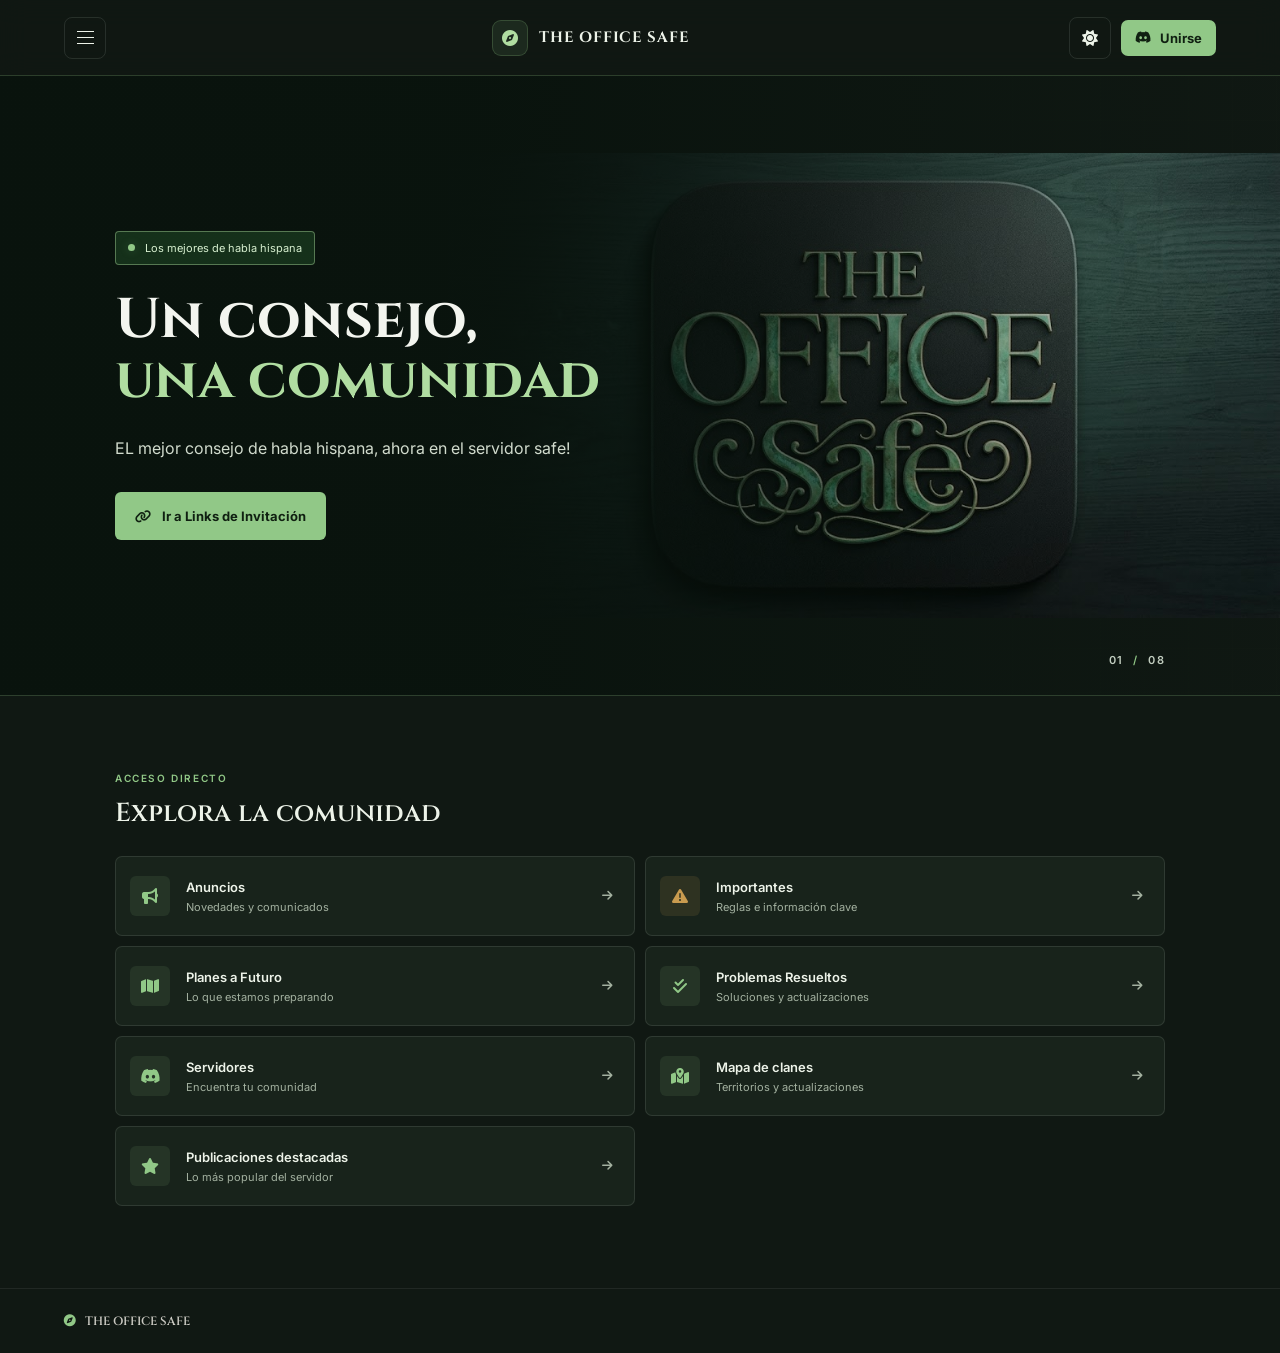
<file: index.html>
<!DOCTYPE html>
<html lang="es">
<head>
  <meta charset="UTF-8">
  <meta name="viewport" content="width=device-width, initial-scale=1.0">
  <meta name="theme-color" content="#101112">
  <title>The Office Safe | Inicio</title>
  <link rel="preconnect" href="https://fonts.googleapis.com">
  <link rel="preconnect" href="https://fonts.gstatic.com" crossorigin>
  <link href="https://fonts.googleapis.com/css2?family=Cinzel:wght@500;600;700;800&family=Inter:wght@300;400;500;600;700&display=swap" rel="stylesheet">
  <link rel="stylesheet" href="https://cdnjs.cloudflare.com/ajax/libs/font-awesome/6.4.0/css/all.min.css">
  <link rel="stylesheet" href="css/base.css">
  <link rel="stylesheet" href="css/home.css">
  <script src="js/menu.js" defer></script>
  <script src="js/home.js" defer></script>
</head>
<body>
  <header class="topbar">
    <button class="menu-toggle" type="button" aria-label="Abrir menú" aria-controls="site-menu" aria-expanded="false">
      <span></span><span></span><span></span>
    </button>
    <a class="brand" href="index.html" aria-label="The Office Safe, inicio">
      <span class="brand-mark"><i class="fa-solid fa-shield-halved" aria-hidden="true"></i></span>
      <span class="brand-name">THE OFFICE SAFE</span>
    </a>
    <a class="topbar-action" href="pages/servidores.html"><i class="fa-brands fa-discord" aria-hidden="true"></i><span>Unirse</span></a>
  </header>

  <div class="menu-backdrop" data-menu-close></div>
  <aside class="side-menu" id="site-menu" aria-label="Navegación principal" aria-hidden="true">
    <div class="menu-heading"><span>Explorar</span><span class="menu-kicker">THE OFFICE SAFE</span></div>
    <nav class="menu-links">
      <a class="menu-link is-active" href="index.html" aria-current="page"><i class="fa-solid fa-house" aria-hidden="true"></i><span>Inicio</span></a>
      <a class="menu-link" href="pages/anuncios.html"><i class="fa-solid fa-bullhorn" aria-hidden="true"></i><span>Anuncios</span></a>
      <a class="menu-link" href="pages/importantes.html"><i class="fa-solid fa-triangle-exclamation" aria-hidden="true"></i><span>Importantes</span></a>
      <a class="menu-link" href="pages/planes.html"><i class="fa-solid fa-map" aria-hidden="true"></i><span>Planes a Futuro</span></a>
      <a class="menu-link" href="pages/resueltos.html"><i class="fa-solid fa-check-double" aria-hidden="true"></i><span>Problemas Resueltos</span></a>
      <a class="menu-link" href="pages/servidores.html"><i class="fa-brands fa-discord" aria-hidden="true"></i><span>Servidores</span></a>
    </nav>
  </aside>

  <main class="home-main">
    <section class="hero">
      <div class="hero-backdrop hero-backdrop-dark" aria-hidden="true"></div>
      <div class="hero-backdrop hero-backdrop-light" aria-hidden="true"></div>
      <div class="hero-content">
        <div class="eyebrow"><span class="status-dot"></span> Los mejores de habla hispana </div>
        <h1>Un consejo,<br><span>una comunidad</span></h1>
        <p>EL mejor consejo de habla hispana, ahora en el servidor safe!</p>
        <a class="button button-gold" href="pages/servidores.html"><i class="fa-solid fa-link" aria-hidden="true"></i> Ir a Links de Invitación</a>
      </div>
      <div class="hero-index" aria-hidden="true">01 <span>/</span> 08</div>
    </section>
    <section class="home-sections" aria-labelledby="sections-title">
      <div class="section-heading"><span class="section-kicker">ACCESO DIRECTO</span><h2 id="sections-title">Explora la comunidad</h2></div>
      <div class="section-grid">
        <a class="section-tile" href="pages/anuncios.html"><span class="tile-icon"><i class="fa-solid fa-bullhorn" aria-hidden="true"></i></span><span><strong>Anuncios</strong><small>Novedades y comunicados</small></span><i class="fa-solid fa-arrow-right tile-arrow" aria-hidden="true"></i></a>
        <a class="section-tile" href="pages/importantes.html"><span class="tile-icon tile-amber"><i class="fa-solid fa-triangle-exclamation" aria-hidden="true"></i></span><span><strong>Importantes</strong><small>Reglas e información clave</small></span><i class="fa-solid fa-arrow-right tile-arrow" aria-hidden="true"></i></a>
        <a class="section-tile" href="pages/planes.html"><span class="tile-icon"><i class="fa-solid fa-map" aria-hidden="true"></i></span><span><strong>Planes a Futuro</strong><small>Lo que estamos preparando</small></span><i class="fa-solid fa-arrow-right tile-arrow" aria-hidden="true"></i></a>
        <a class="section-tile" href="pages/resueltos.html"><span class="tile-icon tile-green"><i class="fa-solid fa-check-double" aria-hidden="true"></i></span><span><strong>Problemas Resueltos</strong><small>Soluciones y actualizaciones</small></span><i class="fa-solid fa-arrow-right tile-arrow" aria-hidden="true"></i></a>
        <a class="section-tile" href="pages/servidores.html"><span class="tile-icon"><i class="fa-brands fa-discord" aria-hidden="true"></i></span><span><strong>Servidores</strong><small>Encuentra tu comunidad</small></span><i class="fa-solid fa-arrow-right tile-arrow" aria-hidden="true"></i></a>
        <a class="section-tile" href="pages/mapa.html"><span class="tile-icon tile-green"><i class="fa-solid fa-map-location-dot" aria-hidden="true"></i></span><span><strong>Mapa de clanes</strong><small>Territorios y actualizaciones</small></span><i class="fa-solid fa-arrow-right tile-arrow" aria-hidden="true"></i></a>
        <a class="section-tile" href="pages/publicaciones.html"><span class="tile-icon tile-green"><i class="fa-solid fa-star" aria-hidden="true"></i></span><span><strong>Publicaciones destacadas</strong><small>Lo más popular del servidor</small></span><i class="fa-solid fa-arrow-right tile-arrow" aria-hidden="true"></i></a>
      </div>
    </section>
  </main>
  <footer class="site-footer"><span><i class="fa-solid fa-shield-halved" aria-hidden="true"></i> THE OFFICE SAFE</span></footer>
</body>
</html>
</file>
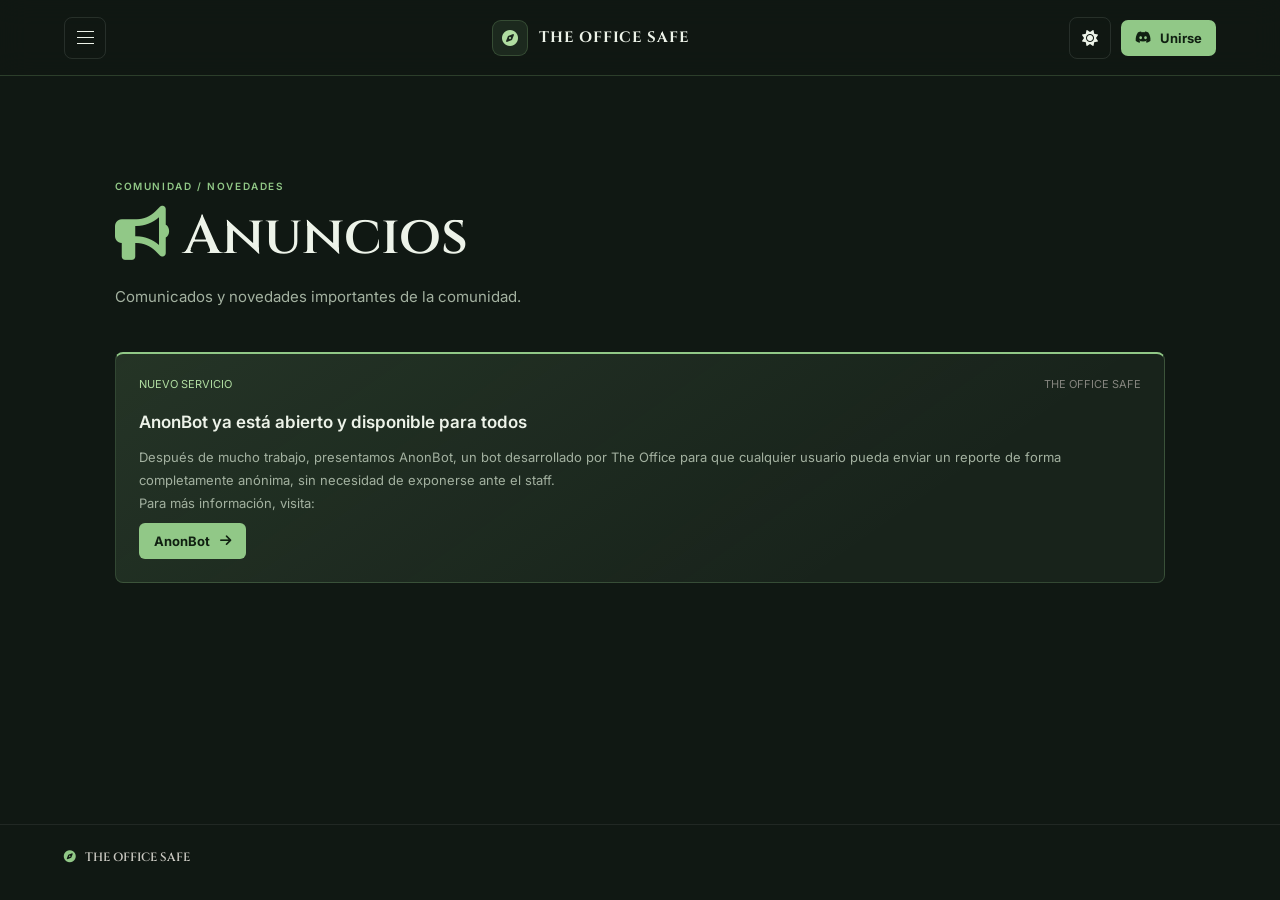
<file: pages/anuncios.html>
<!DOCTYPE html>
<html lang="es">
<head>
  <meta charset="UTF-8"><meta name="viewport" content="width=device-width, initial-scale=1.0"><meta name="theme-color" content="#101112">
  <title>Anuncios | The Office Safe</title>
  <link rel="preconnect" href="https://fonts.googleapis.com"><link rel="preconnect" href="https://fonts.gstatic.com" crossorigin>
  <link href="https://fonts.googleapis.com/css2?family=Cinzel:wght@500;600;700;800&family=Inter:wght@300;400;500;600;700&display=swap" rel="stylesheet">
  <link rel="stylesheet" href="https://cdnjs.cloudflare.com/ajax/libs/font-awesome/6.4.0/css/all.min.css"><link rel="stylesheet" href="../css/base.css"><link rel="stylesheet" href="../css/anuncios.css">
  <script src="../js/menu.js" defer></script><script src="../js/anuncios.js" defer></script>
</head>
<body>
  <header class="topbar"><button class="menu-toggle" type="button" aria-label="Abrir menú" aria-controls="site-menu" aria-expanded="false"><span></span><span></span><span></span></button><a class="brand" href="../index.html" aria-label="The Office Safe, inicio"><span class="brand-mark"><i class="fa-solid fa-shield-halved" aria-hidden="true"></i></span><span class="brand-name">THE OFFICE SAFE</span></a><a class="topbar-action" href="servidores.html"><i class="fa-brands fa-discord" aria-hidden="true"></i><span>Unirse</span></a></header>
  <div class="menu-backdrop" data-menu-close></div>
  <aside class="side-menu" id="site-menu" aria-label="Navegación principal" aria-hidden="true"><div class="menu-heading"><span>Explorar</span><span class="menu-kicker">THE OFFICE SAFE</span></div><nav class="menu-links"><a class="menu-link" href="../index.html"><i class="fa-solid fa-house" aria-hidden="true"></i><span>Inicio</span></a><a class="menu-link" href="anuncios.html"><i class="fa-solid fa-bullhorn" aria-hidden="true"></i><span>Anuncios</span></a><a class="menu-link" href="importantes.html"><i class="fa-solid fa-triangle-exclamation" aria-hidden="true"></i><span>Importantes</span></a><a class="menu-link" href="planes.html"><i class="fa-solid fa-map" aria-hidden="true"></i><span>Planes a Futuro</span></a><a class="menu-link" href="resueltos.html"><i class="fa-solid fa-check-double" aria-hidden="true"></i><span>Problemas Resueltos</span></a><a class="menu-link" href="servidores.html"><i class="fa-brands fa-discord" aria-hidden="true"></i><span>Servidores</span></a></nav><div class="menu-footer"><i class="fa-solid fa-lock" aria-hidden="true"></i> Comunidad segura</div></aside>
  <main class="page-main page-anuncios"><div class="page-heading"><span class="section-kicker">COMUNIDAD / NOVEDADES</span><h1><i class="fa-solid fa-bullhorn" aria-hidden="true"></i> Anuncios</h1><p>Comunicados y novedades importantes de la comunidad.</p></div>
    <article class="info-card announcement-card"><div class="card-meta"><span class="card-tag">NUEVO SERVICIO</span><span>THE OFFICE SAFE</span></div><h2>AnonBot ya está abierto y disponible para todos</h2><p>Después de mucho trabajo, presentamos AnonBot, un bot desarrollado por The Office para que cualquier usuario pueda enviar un reporte de forma completamente anónima, sin necesidad de exponerse ante el staff.</p><p>Para más información, visita:</p><a class="announcement-link" href="anonbot.html">AnonBot <i class="fa-solid fa-arrow-right" aria-hidden="true"></i></a></article>
  </main><footer class="site-footer"><span><i class="fa-solid fa-shield-halved" aria-hidden="true"></i> THE OFFICE SAFE</span></footer>
</body></html>
</file>
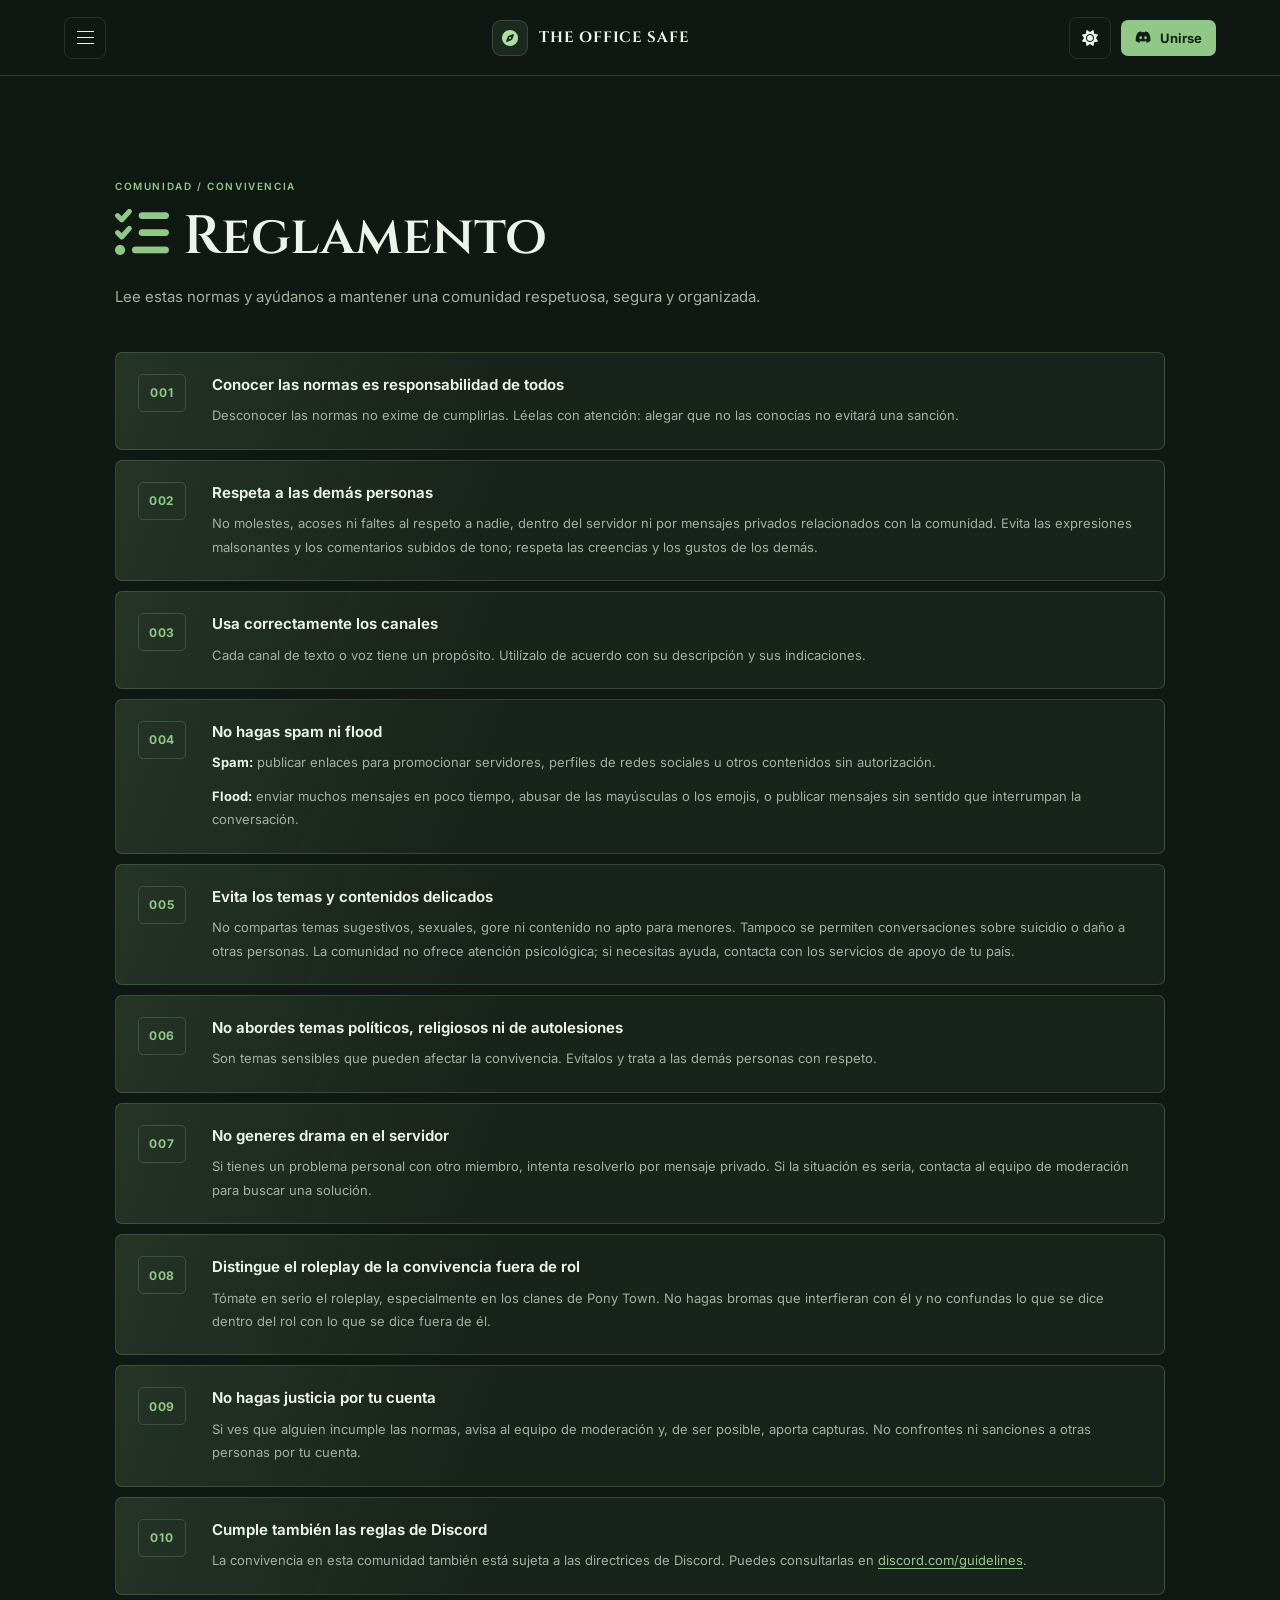
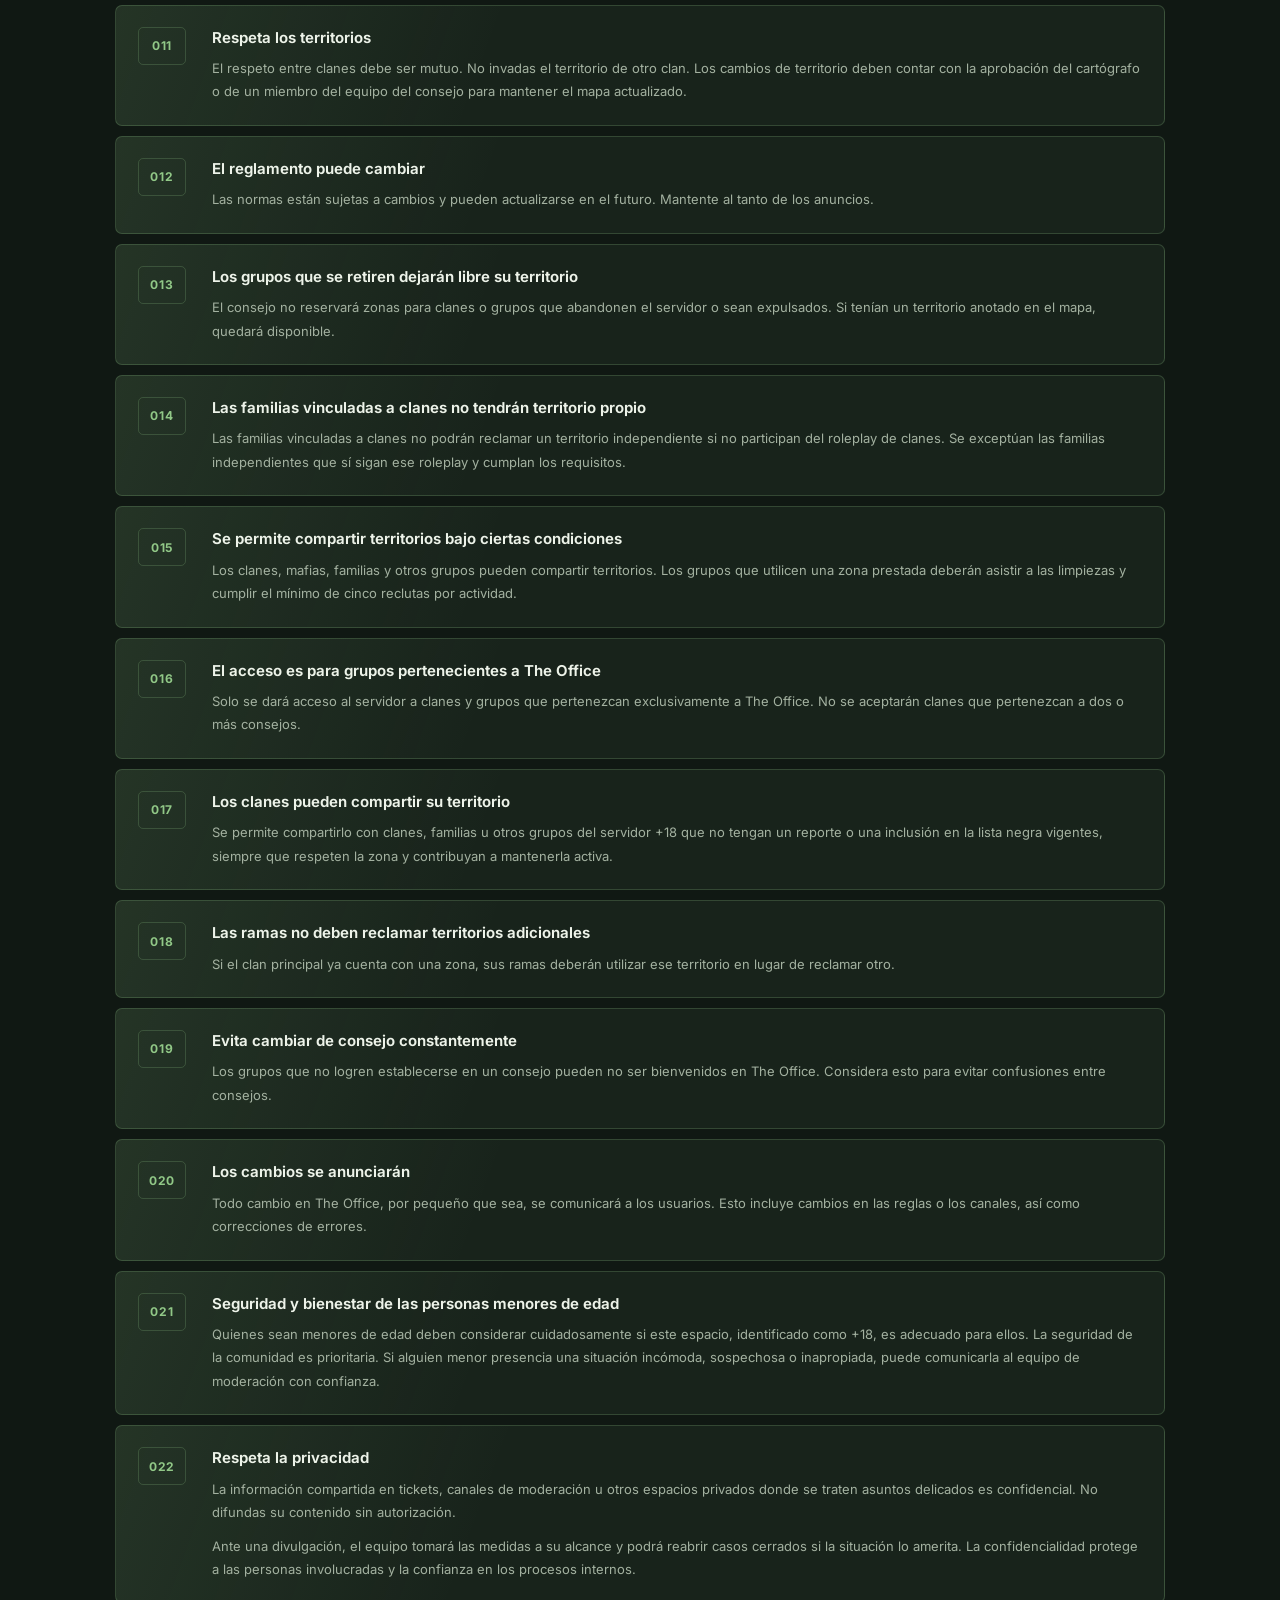
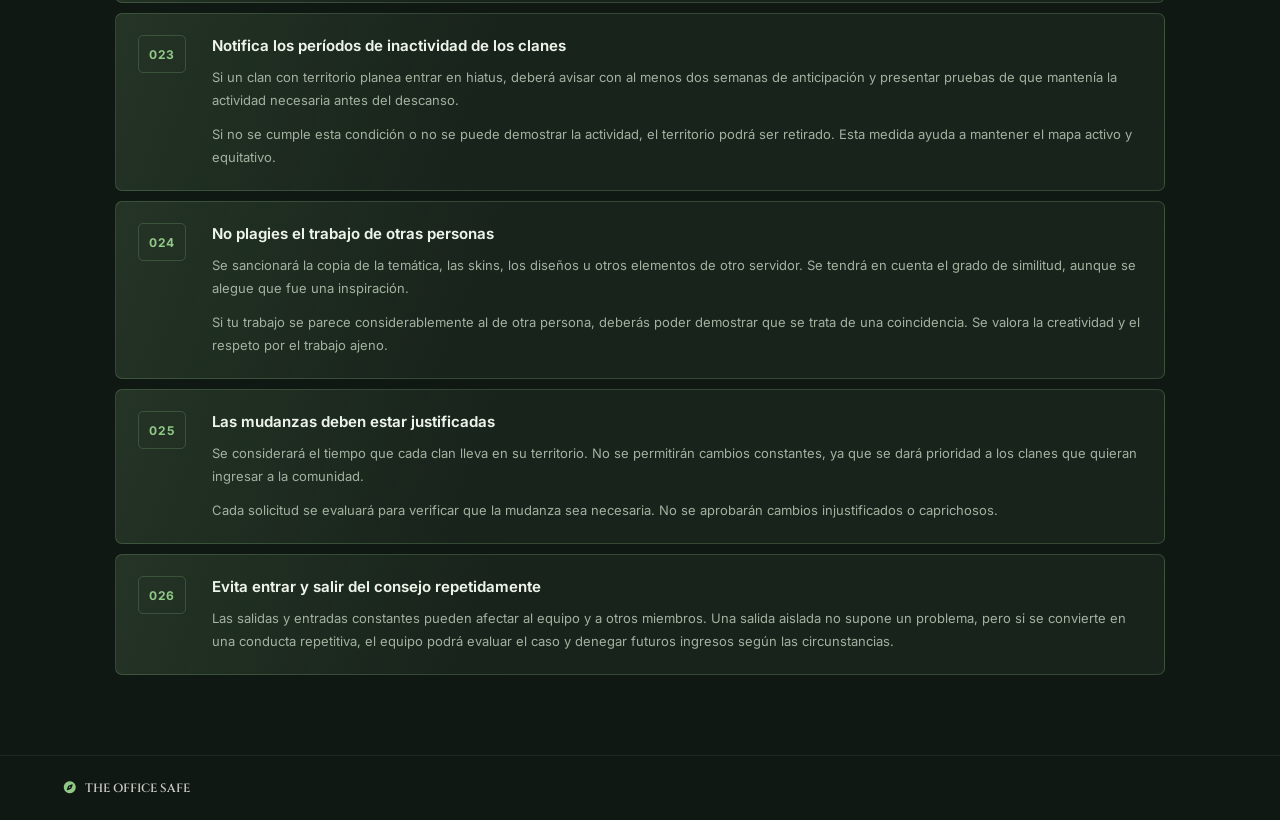
<file: pages/importantes.html>
<!DOCTYPE html>
<html lang="es">
<head>
  <meta charset="UTF-8"><meta name="viewport" content="width=device-width, initial-scale=1.0"><meta name="theme-color" content="#101112">
  <title>Importantes | The Office Safe</title>
  <link rel="preconnect" href="https://fonts.googleapis.com"><link rel="preconnect" href="https://fonts.gstatic.com" crossorigin>
  <link href="https://fonts.googleapis.com/css2?family=Cinzel:wght@500;600;700;800&family=Inter:wght@300;400;500;600;700&display=swap" rel="stylesheet">
  <link rel="stylesheet" href="https://cdnjs.cloudflare.com/ajax/libs/font-awesome/6.4.0/css/all.min.css"><link rel="stylesheet" href="../css/base.css"><link rel="stylesheet" href="../css/importantes.css">
  <script src="../js/menu.js" defer></script><script src="../js/importantes.js" defer></script>
</head>
<body>
  <header class="topbar"><button class="menu-toggle" type="button" aria-label="Abrir menú" aria-controls="site-menu" aria-expanded="false"><span></span><span></span><span></span></button><a class="brand" href="../index.html" aria-label="The Office Safe, inicio"><span class="brand-mark"><i class="fa-solid fa-shield-halved" aria-hidden="true"></i></span><span class="brand-name">THE OFFICE SAFE</span></a><a class="topbar-action" href="servidores.html"><i class="fa-brands fa-discord" aria-hidden="true"></i><span>Unirse</span></a></header>
  <div class="menu-backdrop" data-menu-close></div>
  <aside class="side-menu" id="site-menu" aria-label="Navegación principal" aria-hidden="true"><div class="menu-heading"><span>Explorar</span><span class="menu-kicker">THE OFFICE SAFE</span></div><nav class="menu-links"><a class="menu-link" href="../index.html"><i class="fa-solid fa-house" aria-hidden="true"></i><span>Inicio</span></a><a class="menu-link" href="anuncios.html"><i class="fa-solid fa-bullhorn" aria-hidden="true"></i><span>Anuncios</span></a><a class="menu-link" href="importantes.html"><i class="fa-solid fa-triangle-exclamation" aria-hidden="true"></i><span>Importantes</span></a><a class="menu-link" href="planes.html"><i class="fa-solid fa-map" aria-hidden="true"></i><span>Planes a Futuro</span></a><a class="menu-link" href="resueltos.html"><i class="fa-solid fa-check-double" aria-hidden="true"></i><span>Problemas Resueltos</span></a><a class="menu-link" href="servidores.html"><i class="fa-brands fa-discord" aria-hidden="true"></i><span>Servidores</span></a></nav><div class="menu-footer"><i class="fa-solid fa-lock" aria-hidden="true"></i> Comunidad segura</div></aside>
  <main class="page-main page-importantes">
    <div class="page-heading"><span class="section-kicker">COMUNIDAD / CONVIVENCIA</span><h1><i class="fa-solid fa-shield-halved" aria-hidden="true"></i> Reglamento</h1><p>Lee estas normas y ayúdanos a mantener una comunidad respetuosa, segura y organizada.</p></div>
    <div class="rules-list">
      <article class="rule-card"><span class="rule-number">001</span><div><h2>Conocer las normas es responsabilidad de todos</h2><p>Desconocer las normas no exime de cumplirlas. Léelas con atención: alegar que no las conocías no evitará una sanción.</p></div></article>
      <article class="rule-card"><span class="rule-number">002</span><div><h2>Respeta a las demás personas</h2><p>No molestes, acoses ni faltes al respeto a nadie, dentro del servidor ni por mensajes privados relacionados con la comunidad. Evita las expresiones malsonantes y los comentarios subidos de tono; respeta las creencias y los gustos de los demás.</p></div></article>
      <article class="rule-card"><span class="rule-number">003</span><div><h2>Usa correctamente los canales</h2><p>Cada canal de texto o voz tiene un propósito. Utilízalo de acuerdo con su descripción y sus indicaciones.</p></div></article>
      <article class="rule-card"><span class="rule-number">004</span><div><h2>No hagas spam ni flood</h2><p><strong>Spam:</strong> publicar enlaces para promocionar servidores, perfiles de redes sociales u otros contenidos sin autorización.</p><p><strong>Flood:</strong> enviar muchos mensajes en poco tiempo, abusar de las mayúsculas o los emojis, o publicar mensajes sin sentido que interrumpan la conversación.</p></div></article>
      <article class="rule-card"><span class="rule-number">005</span><div><h2>Evita los temas y contenidos delicados</h2><p>No compartas temas sugestivos, sexuales, gore ni contenido no apto para menores. Tampoco se permiten conversaciones sobre suicidio o daño a otras personas. La comunidad no ofrece atención psicológica; si necesitas ayuda, contacta con los servicios de apoyo de tu país.</p></div></article>
      <article class="rule-card"><span class="rule-number">006</span><div><h2>No abordes temas políticos, religiosos ni de autolesiones</h2><p>Son temas sensibles que pueden afectar la convivencia. Evítalos y trata a las demás personas con respeto.</p></div></article>
      <article class="rule-card"><span class="rule-number">007</span><div><h2>No generes drama en el servidor</h2><p>Si tienes un problema personal con otro miembro, intenta resolverlo por mensaje privado. Si la situación es seria, contacta al equipo de moderación para buscar una solución.</p></div></article>
      <article class="rule-card"><span class="rule-number">008</span><div><h2>Distingue el roleplay de la convivencia fuera de rol</h2><p>Tómate en serio el roleplay, especialmente en los clanes de Pony Town. No hagas bromas que interfieran con él y no confundas lo que se dice dentro del rol con lo que se dice fuera de él.</p></div></article>
      <article class="rule-card"><span class="rule-number">009</span><div><h2>No hagas justicia por tu cuenta</h2><p>Si ves que alguien incumple las normas, avisa al equipo de moderación y, de ser posible, aporta capturas. No confrontes ni sanciones a otras personas por tu cuenta.</p></div></article>
      <article class="rule-card"><span class="rule-number">010</span><div><h2>Cumple también las reglas de Discord</h2><p>La convivencia en esta comunidad también está sujeta a las directrices de Discord. Puedes consultarlas en <a href="https://discord.com/guidelines" target="_blank" rel="noopener noreferrer">discord.com/guidelines</a>.</p></div></article>
      <article class="rule-card"><span class="rule-number">011</span><div><h2>Respeta los territorios</h2><p>El respeto entre clanes debe ser mutuo. No invadas el territorio de otro clan. Los cambios de territorio deben contar con la aprobación del cartógrafo o de un miembro del equipo del consejo para mantener el mapa actualizado.</p></div></article>
      <article class="rule-card"><span class="rule-number">012</span><div><h2>El reglamento puede cambiar</h2><p>Las normas están sujetas a cambios y pueden actualizarse en el futuro. Mantente al tanto de los anuncios.</p></div></article>
      <article class="rule-card"><span class="rule-number">013</span><div><h2>Los grupos que se retiren dejarán libre su territorio</h2><p>El consejo no reservará zonas para clanes o grupos que abandonen el servidor o sean expulsados. Si tenían un territorio anotado en el mapa, quedará disponible.</p></div></article>
      <article class="rule-card"><span class="rule-number">014</span><div><h2>Las familias vinculadas a clanes no tendrán territorio propio</h2><p>Las familias vinculadas a clanes no podrán reclamar un territorio independiente si no participan del roleplay de clanes. Se exceptúan las familias independientes que sí sigan ese roleplay y cumplan los requisitos.</p></div></article>
      <article class="rule-card"><span class="rule-number">015</span><div><h2>Se permite compartir territorios bajo ciertas condiciones</h2><p>Los clanes, mafias, familias y otros grupos pueden compartir territorios. Los grupos que utilicen una zona prestada deberán asistir a las limpiezas y cumplir el mínimo de cinco reclutas por actividad.</p></div></article>
      <article class="rule-card"><span class="rule-number">016</span><div><h2>El acceso es para grupos pertenecientes a The Office</h2><p>Solo se dará acceso al servidor a clanes y grupos que pertenezcan exclusivamente a The Office. No se aceptarán clanes que pertenezcan a dos o más consejos.</p></div></article>
      <article class="rule-card"><span class="rule-number">017</span><div><h2>Los clanes pueden compartir su territorio</h2><p>Se permite compartirlo con clanes, familias u otros grupos del servidor +18 que no tengan un reporte o una inclusión en la lista negra vigentes, siempre que respeten la zona y contribuyan a mantenerla activa.</p></div></article>
      <article class="rule-card"><span class="rule-number">018</span><div><h2>Las ramas no deben reclamar territorios adicionales</h2><p>Si el clan principal ya cuenta con una zona, sus ramas deberán utilizar ese territorio en lugar de reclamar otro.</p></div></article>
      <article class="rule-card"><span class="rule-number">019</span><div><h2>Evita cambiar de consejo constantemente</h2><p>Los grupos que no logren establecerse en un consejo pueden no ser bienvenidos en The Office. Considera esto para evitar confusiones entre consejos.</p></div></article>
      <article class="rule-card"><span class="rule-number">020</span><div><h2>Los cambios se anunciarán</h2><p>Todo cambio en The Office, por pequeño que sea, se comunicará a los usuarios. Esto incluye cambios en las reglas o los canales, así como correcciones de errores.</p></div></article>
      <article class="rule-card"><span class="rule-number">021</span><div><h2>Seguridad y bienestar de las personas menores de edad</h2><p>Quienes sean menores de edad deben considerar cuidadosamente si este espacio, identificado como +18, es adecuado para ellos. La seguridad de la comunidad es prioritaria. Si alguien menor presencia una situación incómoda, sospechosa o inapropiada, puede comunicarla al equipo de moderación con confianza.</p></div></article>
      <article class="rule-card"><span class="rule-number">022</span><div><h2>Respeta la privacidad</h2><p>La información compartida en tickets, canales de moderación u otros espacios privados donde se traten asuntos delicados es confidencial. No difundas su contenido sin autorización.</p><p>Ante una divulgación, el equipo tomará las medidas a su alcance y podrá reabrir casos cerrados si la situación lo amerita. La confidencialidad protege a las personas involucradas y la confianza en los procesos internos.</p></div></article>
      <article class="rule-card"><span class="rule-number">023</span><div><h2>Notifica los períodos de inactividad de los clanes</h2><p>Si un clan con territorio planea entrar en hiatus, deberá avisar con al menos dos semanas de anticipación y presentar pruebas de que mantenía la actividad necesaria antes del descanso.</p><p>Si no se cumple esta condición o no se puede demostrar la actividad, el territorio podrá ser retirado. Esta medida ayuda a mantener el mapa activo y equitativo.</p></div></article>
      <article class="rule-card"><span class="rule-number">024</span><div><h2>No plagies el trabajo de otras personas</h2><p>Se sancionará la copia de la temática, las skins, los diseños u otros elementos de otro servidor. Se tendrá en cuenta el grado de similitud, aunque se alegue que fue una inspiración.</p><p>Si tu trabajo se parece considerablemente al de otra persona, deberás poder demostrar que se trata de una coincidencia. Se valora la creatividad y el respeto por el trabajo ajeno.</p></div></article>
      <article class="rule-card"><span class="rule-number">025</span><div><h2>Las mudanzas deben estar justificadas</h2><p>Se considerará el tiempo que cada clan lleva en su territorio. No se permitirán cambios constantes, ya que se dará prioridad a los clanes que quieran ingresar a la comunidad.</p><p>Cada solicitud se evaluará para verificar que la mudanza sea necesaria. No se aprobarán cambios injustificados o caprichosos.</p></div></article>
      <article class="rule-card"><span class="rule-number">026</span><div><h2>Evita entrar y salir del consejo repetidamente</h2><p>Las salidas y entradas constantes pueden afectar al equipo y a otros miembros. Una salida aislada no supone un problema, pero si se convierte en una conducta repetitiva, el equipo podrá evaluar el caso y denegar futuros ingresos según las circunstancias.</p></div></article>
    </div>
  </main><footer class="site-footer"><span><i class="fa-solid fa-shield-halved" aria-hidden="true"></i> THE OFFICE SAFE</span></footer>
</body></html>
</file>
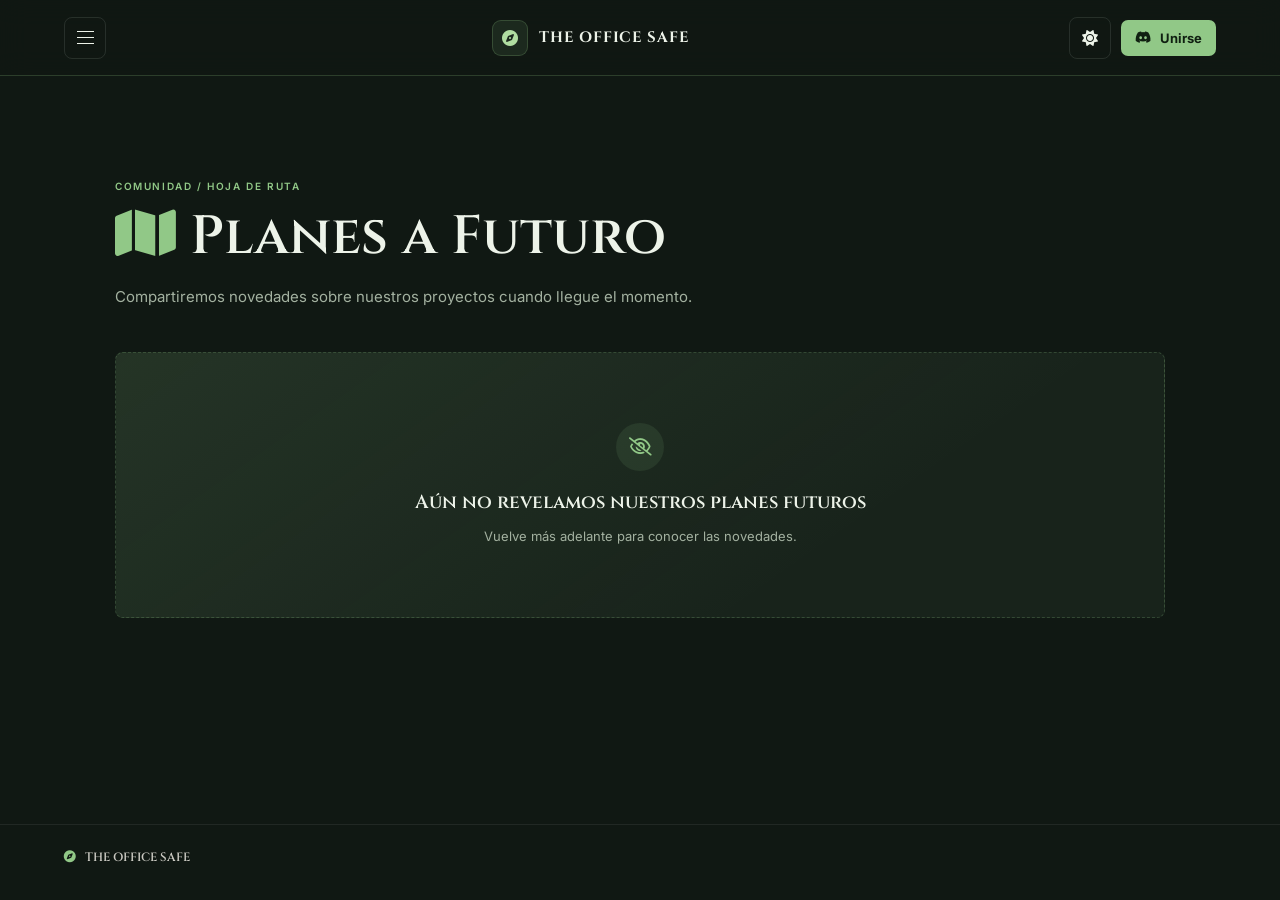
<file: pages/planes.html>
<!DOCTYPE html>
<html lang="es">
<head>
  <meta charset="UTF-8"><meta name="viewport" content="width=device-width, initial-scale=1.0"><meta name="theme-color" content="#101112">
  <title>Planes a Futuro | The Office Safe</title>
  <link rel="preconnect" href="https://fonts.googleapis.com"><link rel="preconnect" href="https://fonts.gstatic.com" crossorigin>
  <link href="https://fonts.googleapis.com/css2?family=Cinzel:wght@500;600;700;800&family=Inter:wght@300;400;500;600;700&display=swap" rel="stylesheet">
  <link rel="stylesheet" href="https://cdnjs.cloudflare.com/ajax/libs/font-awesome/6.4.0/css/all.min.css"><link rel="stylesheet" href="../css/base.css"><link rel="stylesheet" href="../css/planes.css">
  <script src="../js/menu.js" defer></script><script src="../js/planes.js" defer></script>
</head>
<body>
  <header class="topbar"><button class="menu-toggle" type="button" aria-label="Abrir menú" aria-controls="site-menu" aria-expanded="false"><span></span><span></span><span></span></button><a class="brand" href="../index.html" aria-label="The Office Safe, inicio"><span class="brand-mark"><i class="fa-solid fa-shield-halved" aria-hidden="true"></i></span><span class="brand-name">THE OFFICE SAFE</span></a><a class="topbar-action" href="servidores.html"><i class="fa-brands fa-discord" aria-hidden="true"></i><span>Unirse</span></a></header>
  <div class="menu-backdrop" data-menu-close></div>
  <aside class="side-menu" id="site-menu" aria-label="Navegación principal" aria-hidden="true"><div class="menu-heading"><span>Explorar</span><span class="menu-kicker">THE OFFICE SAFE</span></div><nav class="menu-links"><a class="menu-link" href="../index.html"><i class="fa-solid fa-house" aria-hidden="true"></i><span>Inicio</span></a><a class="menu-link" href="anuncios.html"><i class="fa-solid fa-bullhorn" aria-hidden="true"></i><span>Anuncios</span></a><a class="menu-link" href="importantes.html"><i class="fa-solid fa-triangle-exclamation" aria-hidden="true"></i><span>Importantes</span></a><a class="menu-link" href="planes.html"><i class="fa-solid fa-map" aria-hidden="true"></i><span>Planes a Futuro</span></a><a class="menu-link" href="resueltos.html"><i class="fa-solid fa-check-double" aria-hidden="true"></i><span>Problemas Resueltos</span></a><a class="menu-link" href="servidores.html"><i class="fa-brands fa-discord" aria-hidden="true"></i><span>Servidores</span></a></nav><div class="menu-footer"><i class="fa-solid fa-lock" aria-hidden="true"></i> Comunidad segura</div></aside>
  <main class="page-main page-planes"><div class="page-heading"><span class="section-kicker">COMUNIDAD / HOJA DE RUTA</span><h1><i class="fa-solid fa-map" aria-hidden="true"></i> Planes a Futuro</h1><p>Compartiremos novedades sobre nuestros proyectos cuando llegue el momento.</p></div>
    <div class="empty-state"><span class="empty-icon"><i class="fa-regular fa-eye-slash" aria-hidden="true"></i></span><h2>Aún no revelamos nuestros planes futuros</h2><p>Vuelve más adelante para conocer las novedades.</p></div>
  </main><footer class="site-footer"><span><i class="fa-solid fa-shield-halved" aria-hidden="true"></i> THE OFFICE SAFE</span></footer>
</body></html>
</file>
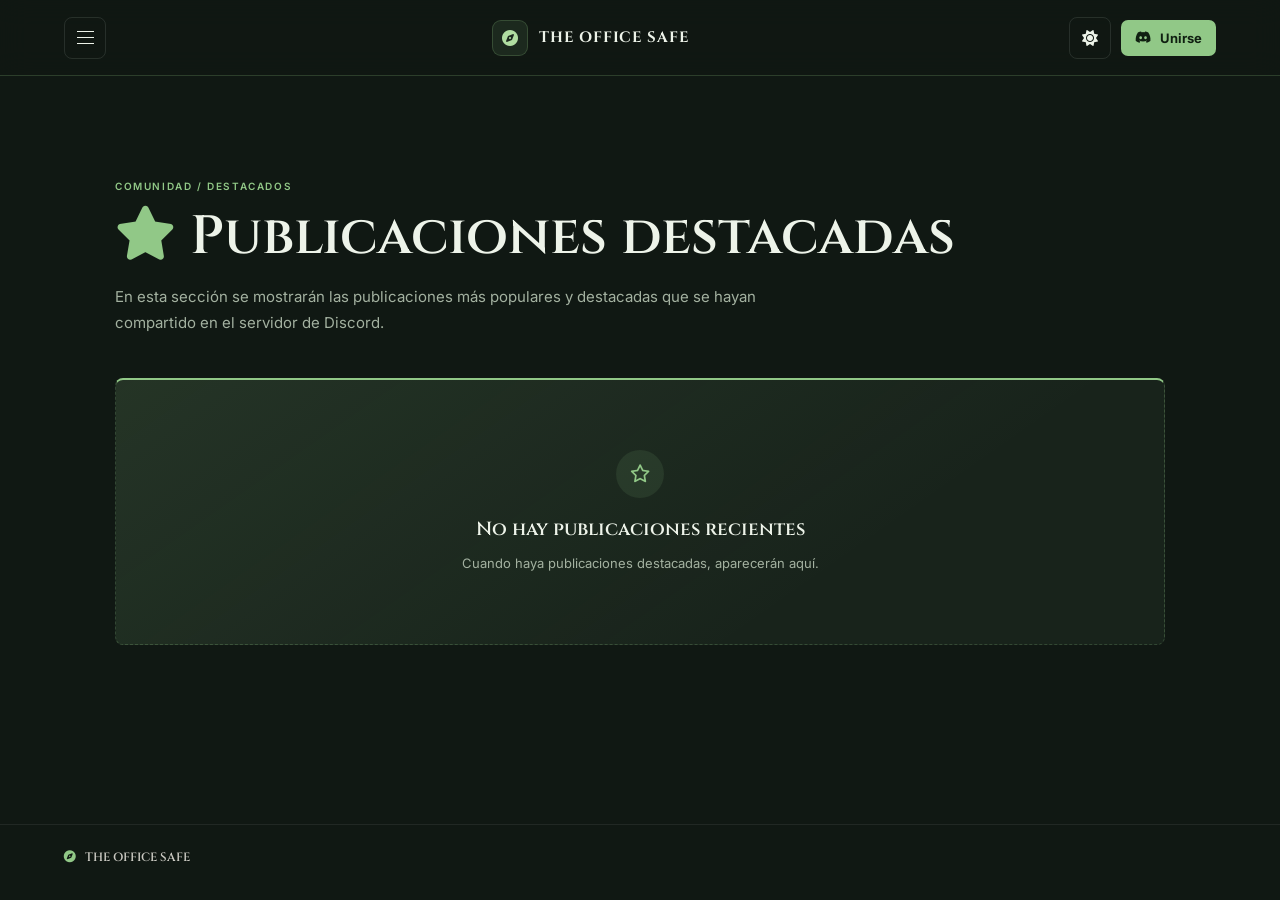
<file: pages/publicaciones.html>
<!DOCTYPE html>
<html lang="es">
<head>
  <meta charset="UTF-8"><meta name="viewport" content="width=device-width, initial-scale=1.0"><meta name="theme-color" content="#101813">
  <title>Publicaciones destacadas | The Office Safe</title>
  <link rel="preconnect" href="https://fonts.googleapis.com"><link rel="preconnect" href="https://fonts.gstatic.com" crossorigin>
  <link href="https://fonts.googleapis.com/css2?family=Cinzel:wght@500;600;700;800&family=Inter:wght@300;400;500;600;700&display=swap" rel="stylesheet">
  <link rel="stylesheet" href="https://cdnjs.cloudflare.com/ajax/libs/font-awesome/6.4.0/css/all.min.css"><link rel="stylesheet" href="../css/base.css"><link rel="stylesheet" href="../css/publicaciones.css">
  <script src="../js/menu.js" defer></script><script src="../js/publicaciones.js" defer></script>
</head>
<body>
  <header class="topbar"><button class="menu-toggle" type="button" aria-label="Abrir menú" aria-controls="site-menu" aria-expanded="false"><span></span><span></span><span></span></button><a class="brand" href="../index.html" aria-label="The Office Safe, inicio"><span class="brand-mark"><i class="fa-solid fa-shield-halved" aria-hidden="true"></i></span><span class="brand-name">THE OFFICE SAFE</span></a><a class="topbar-action" href="servidores.html"><i class="fa-brands fa-discord" aria-hidden="true"></i><span>Unirse</span></a></header>
  <div class="menu-backdrop" data-menu-close></div>
  <aside class="side-menu" id="site-menu" aria-label="Navegación principal" aria-hidden="true"><div class="menu-heading"><span>Explorar</span><span class="menu-kicker">THE OFFICE SAFE</span></div><nav class="menu-links"><a class="menu-link" href="../index.html"><i class="fa-solid fa-house" aria-hidden="true"></i><span>Inicio</span></a><a class="menu-link" href="anuncios.html"><i class="fa-solid fa-bullhorn" aria-hidden="true"></i><span>Anuncios</span></a><a class="menu-link" href="importantes.html"><i class="fa-solid fa-triangle-exclamation" aria-hidden="true"></i><span>Importantes</span></a><a class="menu-link" href="planes.html"><i class="fa-solid fa-map" aria-hidden="true"></i><span>Planes a Futuro</span></a><a class="menu-link" href="resueltos.html"><i class="fa-solid fa-check-double" aria-hidden="true"></i><span>Problemas Resueltos</span></a><a class="menu-link" href="servidores.html"><i class="fa-brands fa-discord" aria-hidden="true"></i><span>Servidores</span></a></nav><div class="menu-footer"><i class="fa-solid fa-lock" aria-hidden="true"></i> Comunidad segura</div></aside>
  <main class="page-main page-publicaciones">
    <div class="page-heading"><span class="section-kicker">COMUNIDAD / DESTACADOS</span><h1><i class="fa-solid fa-star" aria-hidden="true"></i> Publicaciones destacadas</h1><p>En esta sección se mostrarán las publicaciones más populares y destacadas que se hayan compartido en el servidor de Discord.</p></div>
    <div class="empty-state"><span class="empty-icon"><i class="fa-regular fa-star" aria-hidden="true"></i></span><h2>No hay publicaciones recientes</h2><p>Cuando haya publicaciones destacadas, aparecerán aquí.</p></div>
  </main>
  <footer class="site-footer"><span><i class="fa-solid fa-shield-halved" aria-hidden="true"></i> THE OFFICE SAFE</span></footer>
</body></html>
</file>
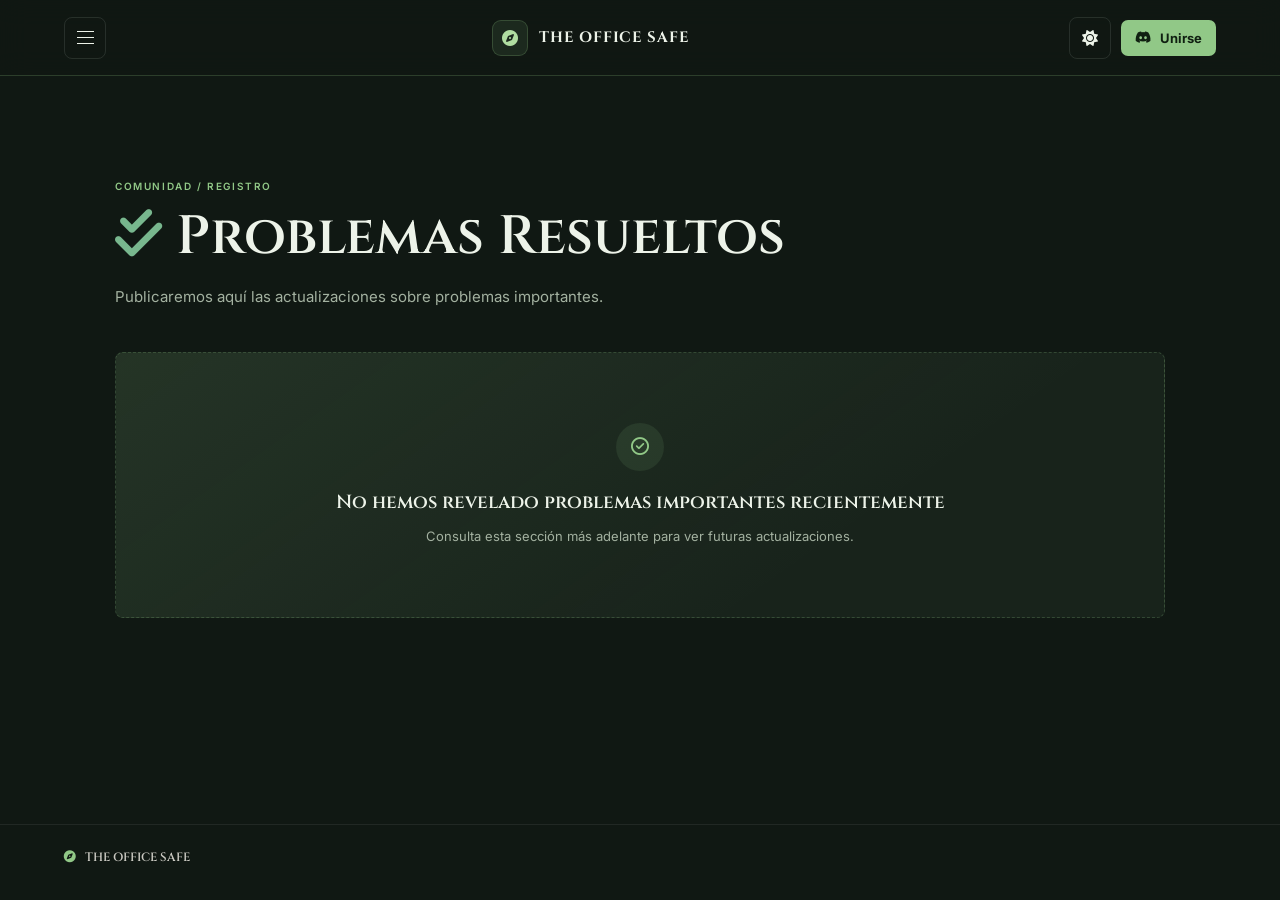
<file: pages/resueltos.html>
<!DOCTYPE html>
<html lang="es">
<head>
  <meta charset="UTF-8"><meta name="viewport" content="width=device-width, initial-scale=1.0"><meta name="theme-color" content="#101112">
  <title>Problemas Resueltos | The Office Safe</title>
  <link rel="preconnect" href="https://fonts.googleapis.com"><link rel="preconnect" href="https://fonts.gstatic.com" crossorigin>
  <link href="https://fonts.googleapis.com/css2?family=Cinzel:wght@500;600;700;800&family=Inter:wght@300;400;500;600;700&display=swap" rel="stylesheet">
  <link rel="stylesheet" href="https://cdnjs.cloudflare.com/ajax/libs/font-awesome/6.4.0/css/all.min.css"><link rel="stylesheet" href="../css/base.css"><link rel="stylesheet" href="../css/resueltos.css">
  <script src="../js/menu.js" defer></script><script src="../js/resueltos.js" defer></script>
</head>
<body>
  <header class="topbar"><button class="menu-toggle" type="button" aria-label="Abrir menú" aria-controls="site-menu" aria-expanded="false"><span></span><span></span><span></span></button><a class="brand" href="../index.html" aria-label="The Office Safe, inicio"><span class="brand-mark"><i class="fa-solid fa-shield-halved" aria-hidden="true"></i></span><span class="brand-name">THE OFFICE SAFE</span></a><a class="topbar-action" href="servidores.html"><i class="fa-brands fa-discord" aria-hidden="true"></i><span>Unirse</span></a></header>
  <div class="menu-backdrop" data-menu-close></div>
  <aside class="side-menu" id="site-menu" aria-label="Navegación principal" aria-hidden="true"><div class="menu-heading"><span>Explorar</span><span class="menu-kicker">THE OFFICE SAFE</span></div><nav class="menu-links"><a class="menu-link" href="../index.html"><i class="fa-solid fa-house" aria-hidden="true"></i><span>Inicio</span></a><a class="menu-link" href="anuncios.html"><i class="fa-solid fa-bullhorn" aria-hidden="true"></i><span>Anuncios</span></a><a class="menu-link" href="importantes.html"><i class="fa-solid fa-triangle-exclamation" aria-hidden="true"></i><span>Importantes</span></a><a class="menu-link" href="planes.html"><i class="fa-solid fa-map" aria-hidden="true"></i><span>Planes a Futuro</span></a><a class="menu-link" href="resueltos.html"><i class="fa-solid fa-check-double" aria-hidden="true"></i><span>Problemas Resueltos</span></a><a class="menu-link" href="servidores.html"><i class="fa-brands fa-discord" aria-hidden="true"></i><span>Servidores</span></a></nav><div class="menu-footer"><i class="fa-solid fa-lock" aria-hidden="true"></i> Comunidad segura</div></aside>
  <main class="page-main page-resueltos"><div class="page-heading"><span class="section-kicker">COMUNIDAD / REGISTRO</span><h1><i class="fa-solid fa-check-double" aria-hidden="true"></i> Problemas Resueltos</h1><p>Publicaremos aquí las actualizaciones sobre problemas importantes.</p></div>
    <div class="empty-state"><span class="empty-icon"><i class="fa-regular fa-circle-check" aria-hidden="true"></i></span><h2>No hemos revelado problemas importantes recientemente</h2><p>Consulta esta sección más adelante para ver futuras actualizaciones.</p></div>
  </main><footer class="site-footer"><span><i class="fa-solid fa-shield-halved" aria-hidden="true"></i> THE OFFICE SAFE</span></footer>
</body></html>
</file>
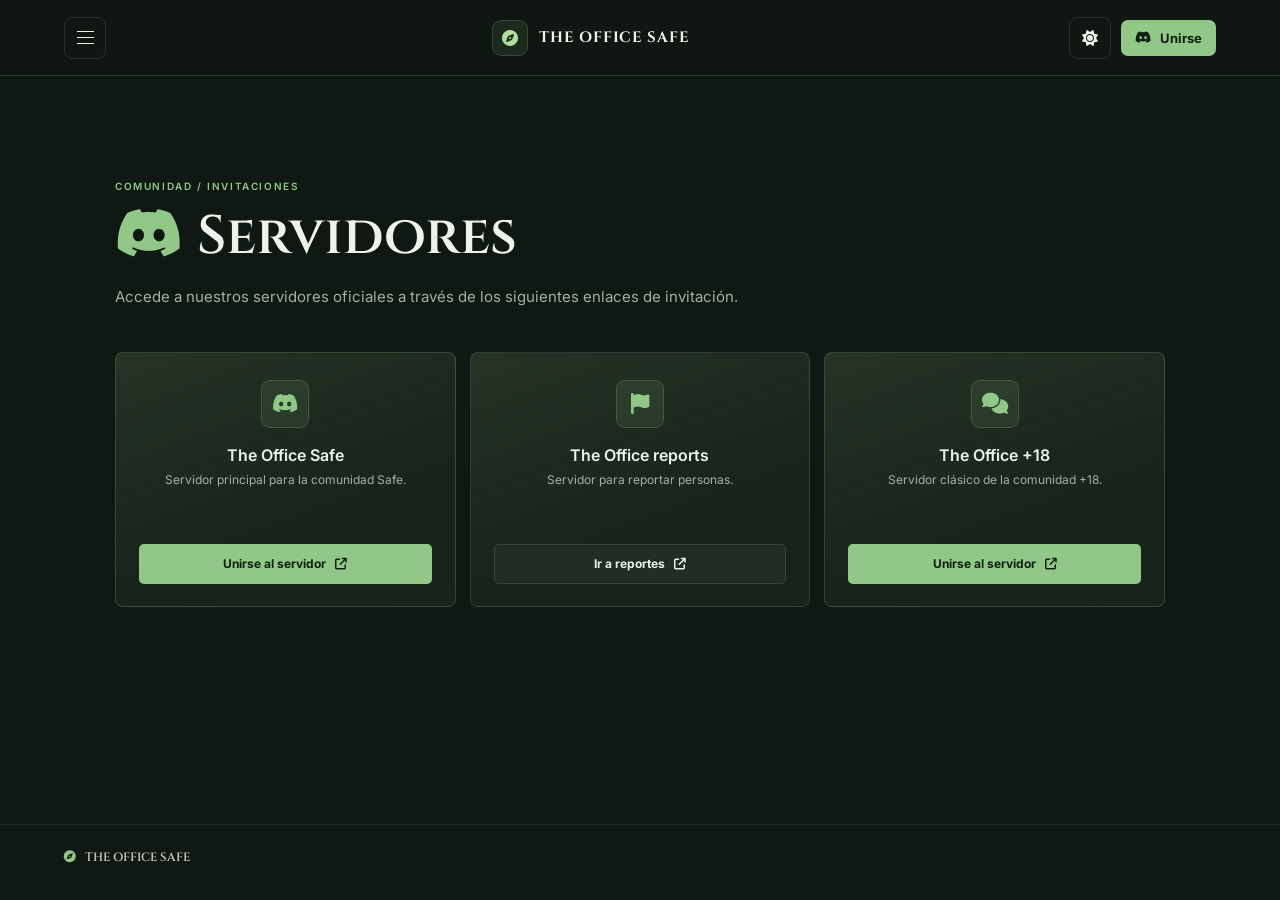
<file: pages/servidores.html>
<!DOCTYPE html>
<html lang="es">
<head>
  <meta charset="UTF-8"><meta name="viewport" content="width=device-width, initial-scale=1.0"><meta name="theme-color" content="#101112">
  <title>Servidores | The Office Safe</title>
  <link rel="preconnect" href="https://fonts.googleapis.com"><link rel="preconnect" href="https://fonts.gstatic.com" crossorigin>
  <link href="https://fonts.googleapis.com/css2?family=Cinzel:wght@500;600;700;800&family=Inter:wght@300;400;500;600;700&display=swap" rel="stylesheet">
  <link rel="stylesheet" href="https://cdnjs.cloudflare.com/ajax/libs/font-awesome/6.4.0/css/all.min.css"><link rel="stylesheet" href="../css/base.css"><link rel="stylesheet" href="../css/servidores.css">
  <script src="../js/menu.js" defer></script><script src="../js/servidores.js" defer></script>
</head>
<body>
  <header class="topbar"><button class="menu-toggle" type="button" aria-label="Abrir menú" aria-controls="site-menu" aria-expanded="false"><span></span><span></span><span></span></button><a class="brand" href="../index.html" aria-label="The Office Safe, inicio"><span class="brand-mark"><i class="fa-solid fa-shield-halved" aria-hidden="true"></i></span><span class="brand-name">THE OFFICE SAFE</span></a><a class="topbar-action" href="https://discord.gg/QrcN7dyaSF" target="_blank" rel="noopener noreferrer"><i class="fa-brands fa-discord" aria-hidden="true"></i><span>Unirse</span></a></header>
  <div class="menu-backdrop" data-menu-close></div>
  <aside class="side-menu" id="site-menu" aria-label="Navegación principal" aria-hidden="true"><div class="menu-heading"><span>Explorar</span><span class="menu-kicker">THE OFFICE SAFE</span></div><nav class="menu-links"><a class="menu-link" href="../index.html"><i class="fa-solid fa-house" aria-hidden="true"></i><span>Inicio</span></a><a class="menu-link" href="anuncios.html"><i class="fa-solid fa-bullhorn" aria-hidden="true"></i><span>Anuncios</span></a><a class="menu-link" href="importantes.html"><i class="fa-solid fa-triangle-exclamation" aria-hidden="true"></i><span>Importantes</span></a><a class="menu-link" href="planes.html"><i class="fa-solid fa-map" aria-hidden="true"></i><span>Planes a Futuro</span></a><a class="menu-link" href="resueltos.html"><i class="fa-solid fa-check-double" aria-hidden="true"></i><span>Problemas Resueltos</span></a><a class="menu-link" href="servidores.html"><i class="fa-brands fa-discord" aria-hidden="true"></i><span>Servidores</span></a></nav><div class="menu-footer"><i class="fa-solid fa-lock" aria-hidden="true"></i> Comunidad segura</div></aside>
  <main class="page-main page-servidores"><div class="page-heading"><span class="section-kicker">COMUNIDAD / INVITACIONES</span><h1><i class="fa-brands fa-discord" aria-hidden="true"></i> Servidores</h1><p>Accede a nuestros servidores oficiales a través de los siguientes enlaces de invitación.</p></div>
    <div class="server-grid" id="invitaciones">
      <article class="server-card"><span class="server-mark"><i class="fa-brands fa-discord" aria-hidden="true"></i></span><h2>The Office Safe</h2><p>Servidor principal para la comunidad Safe.</p><a class="server-link" href="https://discord.gg/QrcN7dyaSF" target="_blank" rel="noopener noreferrer">Unirse al servidor <i class="fa-solid fa-arrow-up-right-from-square" aria-hidden="true"></i></a></article>
      <article class="server-card server-secondary"><span class="server-mark"><i class="fa-solid fa-flag" aria-hidden="true"></i></span><h2>The Office reports</h2><p>Servidor para reportar personas.</p><a class="server-link" href="https://discord.gg/euXMPWXVPS" target="_blank" rel="noopener noreferrer">Ir a reportes <i class="fa-solid fa-arrow-up-right-from-square" aria-hidden="true"></i></a></article>
      <article class="server-card"><span class="server-mark"><i class="fa-solid fa-comments" aria-hidden="true"></i></span><h2>The Office +18</h2><p>Servidor clásico de la comunidad +18.</p><a class="server-link" href="https://discord.gg/8AC8xsx6dt" target="_blank" rel="noopener noreferrer">Unirse al servidor <i class="fa-solid fa-arrow-up-right-from-square" aria-hidden="true"></i></a></article>
    </div>
  </main><footer class="site-footer"><span><i class="fa-solid fa-shield-halved" aria-hidden="true"></i> THE OFFICE SAFE</span></footer>
</body></html>
</file>
<file: css/base.css>
@import url('https://fonts.googleapis.com/css2?family=Cinzel:wght@500;600;700;800&family=Inter:wght@300;400;500;600;700&display=swap');

:root {
  color-scheme: dark;
  --page: #101813;
  --header: rgba(16, 24, 19, .94);
  --panel: #18231b;
  --panel-raised: #202e23;
  --accent: #91c887;
  --accent-strong: #b0dda1;
  --text: #edf3e9;
  --muted: #a3b1a0;
  --line: rgba(145, 200, 135, .22);
  --soft-accent: rgba(145, 200, 135, .1);
  --border: rgba(237, 243, 233, .11);
  --font-body: 'Inter', sans-serif;
  --font-display: 'Cinzel', Georgia, serif;
}

:root[data-theme="light"] {
  color-scheme: light;
  --page: #eef3e9;
  --header: rgba(238, 243, 233, .94);
  --panel: #f8faf5;
  --panel-raised: #e3eddd;
  --accent: #3d7540;
  --accent-strong: #285c31;
  --text: #1e2b20;
  --muted: #5e6d5e;
  --line: rgba(61, 117, 64, .24);
  --soft-accent: rgba(61, 117, 64, .1);
  --border: rgba(30, 43, 32, .13);
}

* { box-sizing: border-box; }
html { min-width: 320px; background: var(--page); }
body { margin: 0; min-height: 100vh; color: var(--text); background: var(--page); font-family: var(--font-body); -webkit-font-smoothing: antialiased; }
a { color: inherit; text-decoration: none; }
button { font: inherit; }
::selection { color: var(--page); background: var(--accent); }

:root.theme-transitioning body,
:root.theme-transitioning body *,
:root.theme-transitioning body *::before,
:root.theme-transitioning body *::after {
  transition-property: color, background-color, border-color, box-shadow, fill, stroke, opacity, transform !important;
  transition-duration: .36s !important;
  transition-timing-function: ease !important;
}

.topbar { position: sticky; z-index: 20; top: 0; display: grid; grid-template-columns: 48px 1fr auto auto; align-items: center; gap: 10px; min-height: 76px; padding: 0 clamp(20px, 5vw, 72px); border-bottom: 1px solid var(--line); background: var(--header); backdrop-filter: blur(14px); }
.menu-toggle, .theme-toggle { display: grid; place-content: center; gap: 5px; width: 42px; height: 42px; padding: 0; border: 1px solid var(--border); border-radius: 8px; color: var(--text); background: transparent; cursor: pointer; }
.theme-toggle { width: 42px; font-size: 16px; }
.theme-toggle:hover, .menu-toggle:hover { border-color: var(--accent); color: var(--accent); background: var(--soft-accent); }
.menu-toggle span { width: 17px; height: 1px; background: currentColor; transition: transform .2s, opacity .2s; }
.menu-toggle[aria-expanded="true"] span:first-child { transform: translateY(6px) rotate(45deg); }
.menu-toggle[aria-expanded="true"] span:nth-child(2) { opacity: 0; }
.menu-toggle[aria-expanded="true"] span:last-child { transform: translateY(-6px) rotate(-45deg); }
.brand { display: flex; align-items: center; justify-self: center; gap: 11px; }
.brand-mark { display: grid; place-items: center; width: 36px; height: 36px; border: 1px solid var(--line); border-radius: 9px; color: var(--accent-strong); background: var(--soft-accent); }
.brand-name { font: 700 15px var(--font-display); letter-spacing: .06em; }
.topbar-action { justify-self: end; display: inline-flex; align-items: center; gap: 9px; padding: 10px 14px; border-radius: 7px; color: #102011; background: var(--accent); font-size: 13px; font-weight: 700; transition: background .2s; }
.topbar-action:hover, .button-gold:hover { background: var(--accent-strong); }

.menu-backdrop { position: fixed; z-index: 29; inset: 0; visibility: hidden; opacity: 0; background: rgba(0,0,0,.62); transition: opacity .24s, visibility .24s; }
.side-menu { position: fixed; z-index: 30; inset: 0 auto 0 0; display: flex; flex-direction: column; width: min(340px, calc(100vw - 48px)); padding: 34px 24px 22px; border-right: 1px solid var(--line); background: var(--panel); transform: translateX(-102%); transition: transform .25s ease; }
body.menu-open { overflow: hidden; }
body.menu-open .side-menu { transform: translateX(0); }
body.menu-open .menu-backdrop { visibility: visible; opacity: 1; }
.menu-heading { display: flex; flex-direction: column; gap: 7px; padding: 22px 12px 25px; border-bottom: 1px solid rgba(255,255,255,.09); font: 600 21px var(--font-display); }
.menu-kicker, .section-kicker { color: var(--accent); font: 600 10px var(--font-body); letter-spacing: .16em; }
.menu-links { display: grid; gap: 5px; padding-top: 20px; }
.menu-link { display: flex; align-items: center; gap: 14px; min-height: 48px; padding: 0 13px; border: 1px solid transparent; border-radius: 6px; color: #c5c5c0; font-size: 14px; transition: color .18s, background .18s, border-color .18s; }
.menu-link i { width: 18px; color: var(--accent); text-align: center; }
.menu-link:hover, .menu-link.is-active { border-color: var(--line); color: var(--text); background: var(--soft-accent); }
.menu-footer { display: flex; align-items: center; gap: 9px; margin-top: auto; padding: 18px 12px 4px; color: var(--muted); font-size: 12px; }
.menu-footer i { color: var(--accent); }

.page-main { width: min(1050px, calc(100% - 48px)); min-height: calc(100vh - 152px); margin: 0 auto; padding: clamp(54px, 9vw, 104px) 0 80px; }
.page-heading { margin-bottom: 42px; }
.page-heading .section-kicker { display: block; margin-bottom: 14px; }
.page-heading h1 { margin: 0; font: 600 clamp(32px, 6vw, 54px)/1.16 var(--font-display); }
.page-heading p { max-width: 660px; margin: 15px 0 0; color: var(--muted); font-size: 15px; line-height: 1.75; }
.empty-state { display: grid; justify-items: center; padding: clamp(36px, 8vw, 70px) 22px; border: 1px dashed var(--line); border-radius: 8px; background: linear-gradient(145deg, var(--soft-accent), transparent 70%), var(--panel); text-align: center; }
.empty-icon { display: grid; place-items: center; width: 48px; height: 48px; margin-bottom: 18px; border-radius: 50%; color: var(--accent); background: var(--soft-accent); font-size: 18px; }
.empty-state h2 { margin: 0; font: 600 19px var(--font-display); }
.empty-state p { max-width: 460px; margin: 10px 0 0; color: var(--muted); font-size: 13px; line-height: 1.7; }
.card-grid { display: grid; grid-template-columns: repeat(3, minmax(0,1fr)); gap: 16px; }
.info-card { min-height: 190px; padding: 23px; border: 1px solid var(--line); border-radius: 8px; background: linear-gradient(145deg, var(--soft-accent), transparent 75%), var(--panel); transition: border-color .2s, transform .2s; }
.info-card:hover { transform: translateY(-3px); border-color: var(--accent); }
.info-card h2, .info-card h3 { margin: 0 0 11px; color: var(--text); font-size: 17px; font-weight: 600; line-height: 1.5; }
.info-card p { margin: 0; color: var(--muted); font-size: 13px; line-height: 1.75; }
.card-meta { display: flex; justify-content: space-between; gap: 12px; margin-bottom: 19px; color: #85857f; font-size: 11px; }
.card-tag { color: var(--accent-strong); }
.site-footer { display: flex; justify-content: space-between; gap: 20px; padding: 24px clamp(20px, 5vw, 72px); border-top: 1px solid rgba(255,255,255,.07); color: #777873; font-size: 11px; }
.site-footer span:first-child { color: #c9c8c1; font: 600 12px var(--font-display); }
.site-footer i { margin-right: 6px; color: var(--accent); }

@media (max-width: 700px) {
  .topbar { grid-template-columns: 36px minmax(0, 1fr) 36px auto; gap: 6px; min-height: 66px; padding: 0 12px; }
  .brand { gap: 7px; }
  .brand-mark { width: 31px; height: 31px; }
  .brand-name { font-size: 11px; }
  .menu-toggle, .theme-toggle { width: 36px; height: 36px; }
  .topbar-action { gap: 7px; padding: 9px 10px; font-size: 12px; }
  .page-main { width: min(100% - 36px, 540px); padding-top: 54px; }
  .card-grid { grid-template-columns: 1fr; }
  .info-card { min-height: auto; }
  .site-footer { flex-direction: column; padding: 20px 18px; }
}

@media (prefers-reduced-motion: reduce) {
  *, *::before, *::after { scroll-behavior: auto !important; transition-duration: .01ms !important; animation-duration: .01ms !important; }
  :root.theme-transitioning body,
  :root.theme-transitioning body *,
  :root.theme-transitioning body *::before,
  :root.theme-transitioning body *::after { transition-duration: .01ms !important; }
}
</file>
<file: css/home.css>
.home-main { min-height: 600px; }
.hero { position: relative; display: grid; align-items: center; min-height: min(620px, calc(100vh - 76px)); overflow: hidden; padding: 88px max(8vw, calc((100vw - 1050px) / 2)); border-bottom: 1px solid var(--line); background: #101813; }
.hero-backdrop { position: absolute; z-index: 0; inset: 0; pointer-events: none; transition: opacity .36s ease; }
.hero-backdrop-dark { opacity: 1; background: linear-gradient(90deg, rgba(9,19,13,.99) 0%, rgba(9,19,13,.96) 38%, rgba(9,19,13,.64) 58%, rgba(9,19,13,.08) 100%), url('../image.png') right center / 65% auto no-repeat; }
.hero-backdrop-light { opacity: 0; background-color: #eef3e9; background-image: linear-gradient(90deg, #eef3e9 0%, rgba(238,243,233,.99) 34%, rgba(238,243,233,.88) 49%, rgba(238,243,233,.18) 72%, rgba(238,243,233,0) 100%), url('../banner_claro.png'); background-position: center, right center; background-size: cover, 65% auto; background-repeat: no-repeat; }
.hero::before { position: absolute; inset: 0; content: ''; opacity: .12; background-image: linear-gradient(rgba(185,222,169,.05) 1px, transparent 1px), linear-gradient(90deg, rgba(185,222,169,.05) 1px, transparent 1px); background-size: 44px 44px; mask-image: linear-gradient(90deg, transparent, black); }
.hero-content { position: relative; z-index: 2; max-width: 510px; animation: arrive .55s ease-out both; }
.eyebrow { display: inline-flex; align-items: center; gap: 10px; margin-bottom: 25px; padding: 9px 12px; border: 1px solid rgba(176,221,161,.42); border-radius: 4px; color: #d8f0d0; background: rgba(31,73,39,.55); font-size: 11px; }
.status-dot { width: 7px; height: 7px; border-radius: 50%; background: var(--accent); box-shadow: 0 0 10px var(--line); }
.hero h1 { margin: 0; color: #f3f5ef; font: 700 56px/1.08 var(--font-display); }
.hero h1 span { color: #b0dda1; }
.hero-content > p { max-width: 520px; margin: 23px 0 30px; color: #d1dbcd; font-size: 16px; line-height: 1.8; }
.button { display: inline-flex; align-items: center; gap: 11px; min-height: 48px; padding: 0 20px; border-radius: 6px; font-size: 13px; font-weight: 700; transition: background .2s, transform .2s; }
.button:hover { transform: translateY(-2px); }
.button-gold { color: #102011; background: var(--accent); }
.hero-index { position: absolute; z-index: 2; right: max(8vw, calc((100vw - 1050px) / 2)); bottom: 28px; color: #c2cec0; font: 600 11px var(--font-body); letter-spacing: .13em; }
.hero-index span { padding: 0 5px; color: var(--accent); }
:root[data-theme="light"] .hero { border-bottom-color: var(--line); background-color: var(--page); }
:root[data-theme="light"] .hero-backdrop-dark { opacity: 0; }
:root[data-theme="light"] .hero-backdrop-light { opacity: 1; }
:root[data-theme="light"] .hero h1 { color: var(--text); }
:root[data-theme="light"] .hero h1 span { color: var(--accent); }
:root[data-theme="light"] .hero-content > p { color: var(--muted); }
:root[data-theme="light"] .hero-index { color: var(--muted); }
.home-sections { width: min(1050px, calc(100% - 48px)); margin: 0 auto; padding: 70px 0 82px; }
.section-heading { margin-bottom: 25px; }
.section-heading h2 { margin: 10px 0 0; font: 600 26px var(--font-display); }
.section-grid { display: grid; grid-template-columns: repeat(2, minmax(0, 1fr)); gap: 10px; }
.section-tile { display: grid; grid-template-columns: 42px 1fr 18px; align-items: center; gap: 14px; min-height: 80px; padding: 14px; border: 1px solid var(--border); border-radius: 7px; background: var(--panel); transition: border-color .2s, background .2s; }
.section-tile:hover { border-color: var(--accent); background: var(--panel-raised); }
.tile-icon { display: grid; place-items: center; width: 40px; height: 40px; border-radius: 6px; color: var(--accent); background: var(--soft-accent); }
.tile-amber { color: #c99b4f; background: rgba(201,155,79,.12); }
.tile-green { color: var(--accent); background: var(--soft-accent); }
.section-tile strong, .section-tile small { display: block; }
.section-tile strong { margin-bottom: 5px; font-size: 13px; font-weight: 600; }
.section-tile small { color: var(--muted); font-size: 11px; }
.tile-arrow { color: var(--muted); font-size: 12px; }
@keyframes arrive { from { opacity: 0; transform: translateY(12px); } to { opacity: 1; transform: translateY(0); } }
@media (max-width: 760px) {
	.hero { min-height: 650px; align-items: start; padding: 238px 26px 70px; background-color: #101813; }
	.hero-backdrop-dark { background-image: linear-gradient(180deg, transparent 0%, #101813 218px), url('../image.png'); background-position: center, center top; background-size: 100% 100%, 100% auto; }
	.hero-backdrop-light { background-image: linear-gradient(180deg, rgba(238,243,233,0) 0%, #eef3e9 218px), url('../banner_claro.png'); background-position: center, center 12px; background-size: 100% 100%, min(100%, 420px) auto; }
	.hero h1 { font-size: 42px; }
	.hero-index { right: 26px; }
}
:root[data-theme="light"] .hero { background-color: var(--page); }
:root[data-theme="light"] .hero::before { background: none; }
:root[data-theme="light"] .hero .eyebrow { border-color: var(--line); color: var(--accent-strong); background: var(--soft-accent); }
:root[data-theme="light"] .hero .status-dot { box-shadow: 0 0 10px var(--line); }
:root[data-theme="light"] .hero .button-gold { color: #f8faf5; background: var(--accent); }
@media (max-width: 760px) {
	:root[data-theme="light"] .hero h1 { font-size: 42px; }
}
@media (max-width: 420px) { .hero h1 { font-size: 34px; } }
@media (max-width: 560px) { .section-grid { grid-template-columns: 1fr; } .home-sections { width: calc(100% - 36px); padding-top: 52px; } .hero-content > p { font-size: 14px; } }
</file>
<file: css/anuncios.css>
.page-anuncios .page-heading h1 i { color: var(--accent); }
.page-anuncios .empty-state { border-top: 2px solid var(--accent); }
.announcement-card { border-top: 2px solid var(--accent); }
.announcement-link { display: inline-flex; align-items: center; gap: 10px; margin-top: 8px; padding: 10px 15px; border-radius: 6px; color: #102011; background: var(--accent); font-size: 13px; font-weight: 700; transition: background .2s, transform .2s; }
.announcement-link:hover { background: var(--accent-strong); transform: translateY(-2px); }
</file>
<file: css/importantes.css>
.page-importantes .page-heading h1 i { color: var(--accent); }
.rules-list { display: grid; gap: 10px; }
.rule-card { display: grid; grid-template-columns: 56px minmax(0, 1fr); gap: 18px; padding: 21px 22px; border: 1px solid var(--line); border-radius: 7px; background: linear-gradient(110deg, var(--soft-accent), transparent 36%), var(--panel); }
.rule-number { display: grid; place-items: center; align-self: start; width: 48px; height: 38px; border: 1px solid var(--line); border-radius: 5px; color: var(--accent); font: 700 12px var(--font-body); letter-spacing: .08em; }
.rule-card h2 { margin: 0 0 8px; color: var(--text); font-size: 15px; font-weight: 650; line-height: 1.5; }
.rule-card p { margin: 0; color: var(--muted); font-size: 13px; line-height: 1.8; }
.rule-card p + p { margin-top: 10px; }
.rule-card strong { color: var(--text); }
.rule-card a { color: var(--accent); text-decoration: underline; text-underline-offset: 3px; }
@media (max-width: 560px) { .rule-card { grid-template-columns: 38px minmax(0,1fr); gap: 12px; padding: 16px 14px; } .rule-number { width: 36px; height: 32px; font-size: 10px; } .rule-card h2 { font-size: 14px; } .rule-card p { font-size: 12px; } }
</file>
<file: css/planes.css>
.page-planes .page-heading h1 i, .page-planes .plan-label { color: var(--accent); }
.page-planes .info-card { min-height: 220px; border-top: 2px solid var(--line); }
.page-planes .plan-label { display: block; margin-bottom: 21px; font-size: 10px; font-weight: 700; letter-spacing: .15em; }
</file>
<file: css/publicaciones.css>
.page-publicaciones .page-heading h1 i { color: var(--accent); }
.page-publicaciones .empty-state { border-top: 2px solid var(--accent); }
</file>
<file: css/resueltos.css>
.page-resueltos .page-heading h1 i { color: #78b78e; }
.resolved-list { display: grid; gap: 10px; }
.resolved-item { display: grid; grid-template-columns: 38px 1fr auto; align-items: center; gap: 16px; padding: 19px 20px; border: 1px solid var(--border); border-radius: 7px; background: var(--panel); }
.resolved-icon { display: grid; place-items: center; width: 34px; height: 34px; border-radius: 6px; color: var(--accent); background: var(--soft-accent); }
.resolved-item h2 { margin: 0; font-size: 14px; font-weight: 600; }
.resolved-item p { margin: 6px 0 0; color: var(--muted); font-size: 12px; }
.resolved-status { padding: 6px 9px; border-radius: 4px; color: var(--accent-strong); background: var(--soft-accent); font-size: 11px; font-weight: 600; }
@media (max-width: 560px) { .resolved-item { grid-template-columns: 34px 1fr; gap: 12px; padding: 15px; } .resolved-status { grid-column: 2; justify-self: start; } }
</file>
<file: css/servidores.css>
.page-servidores .page-heading h1 i { color: var(--accent); }
.server-grid { display: grid; grid-template-columns: repeat(3, minmax(0,1fr)); gap: 14px; }
.server-card { display: flex; flex-direction: column; align-items: center; min-height: 255px; padding: 27px 23px 22px; border: 1px solid var(--line); border-radius: 8px; background: linear-gradient(160deg, var(--soft-accent), transparent 65%), var(--panel); text-align: center; }
.server-secondary { border-color: var(--border); background: linear-gradient(160deg, var(--soft-accent), transparent 65%), var(--panel); }
.server-mark { display: grid; place-items: center; width: 48px; height: 48px; margin-bottom: 17px; border: 1px solid var(--line); border-radius: 9px; color: var(--accent); background: var(--soft-accent); font-size: 21px; }
.server-card h2 { margin: 0; font-size: 16px; font-weight: 600; }
.server-card p { margin: 7px 0 19px; color: var(--muted); font-size: 12px; }
.server-link { display: inline-flex; align-items: center; justify-content: center; gap: 9px; width: 100%; min-height: 40px; margin-top: auto; border-radius: 5px; color: #102011; background: var(--accent); font-size: 12px; font-weight: 700; transition: background .2s; }
.server-link:hover { background: var(--accent-strong); }
.server-secondary .server-link { border: 1px solid var(--border); color: var(--text); background: var(--panel-raised); }
.server-secondary .server-link:hover { background: var(--soft-accent); }
@media (max-width: 860px) { .server-grid { grid-template-columns: repeat(2, minmax(0,1fr)); } }
@media (max-width: 560px) { .server-grid { grid-template-columns: 1fr; } }
</file>
